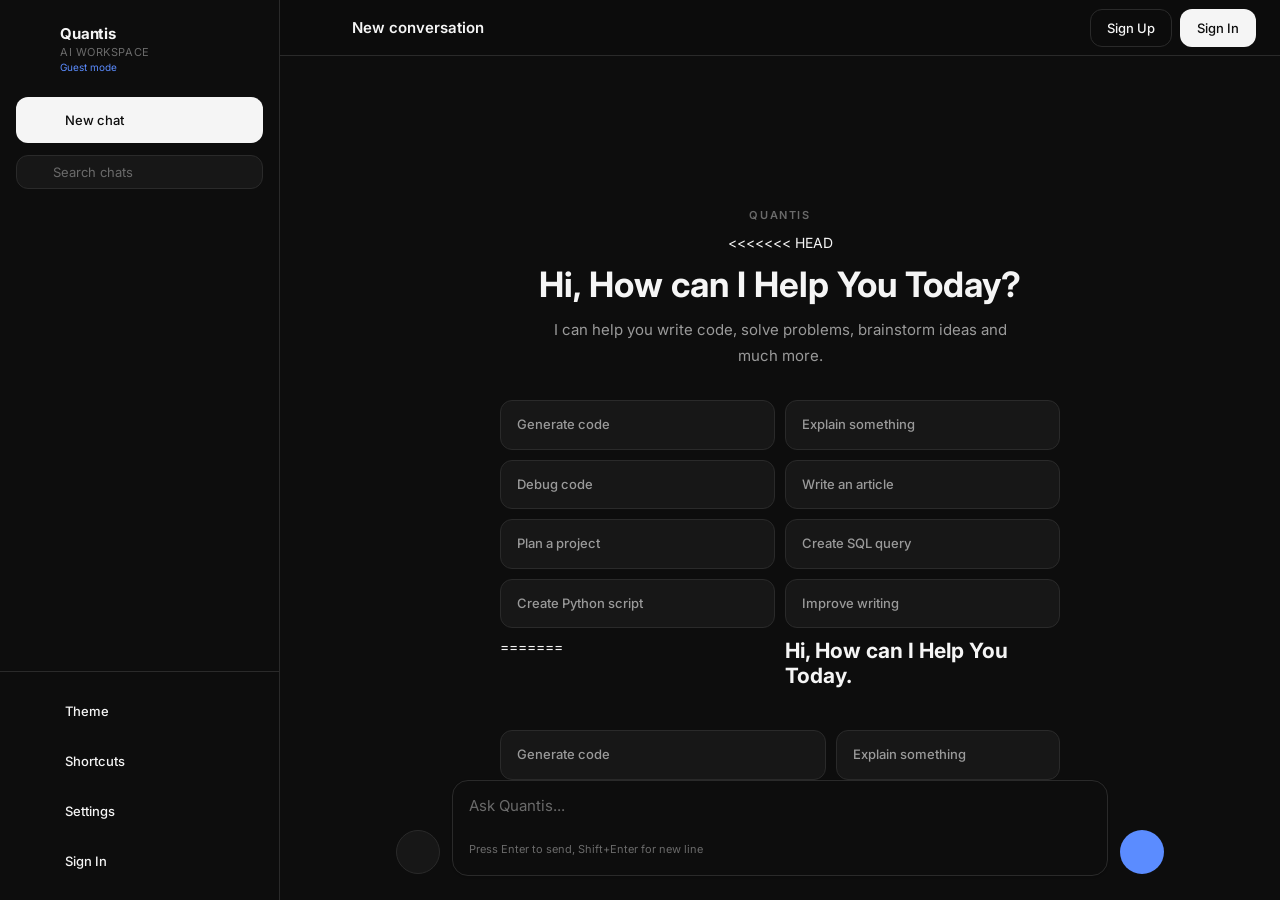
<file: index.html>
<!DOCTYPE html>
<html lang="en">
<head>
    <meta charset="UTF-8">
    <meta name="viewport" content="width=device-width, initial-scale=1.0">
    <meta name="description" content="Quantis - Premium AI Workspace">
    <meta name="theme-color" content="#0D0D0D">
    <title>Quantis</title>
    <link rel="icon" type="image/svg+xml" href="assets/logos/Quantis.svg">
    <link rel="stylesheet" href="css/reset.css">
    <link rel="stylesheet" href="css/variables.css">
    <link rel="stylesheet" href="css/layout.css">
    <link rel="stylesheet" href="css/sidebar.css">
    <link rel="stylesheet" href="css/chat.css">
    <link rel="stylesheet" href="css/input.css">
    <link rel="stylesheet" href="css/codeblock.css">
    <link rel="stylesheet" href="css/animations.css">
    <link rel="stylesheet" href="css/icons.css">
    <link rel="preconnect" href="https://fonts.googleapis.com">
    <link rel="preconnect" href="https://fonts.gstatic.com" crossorigin>
    <link href="https://fonts.googleapis.com/css2?family=Inter:wght@300;400;500;600;700;800&display=swap" rel="stylesheet">
</head>
<body>
<div class="app">
    <aside class="sidebar" aria-label="Sidebar">
        <div class="sidebar-header">
            <button id="sidebarBrand" class="sidebar-brand" aria-label="Quantis Home">
                <span class="icon-holder logo-icon" aria-hidden="true"></span>
                <div class="brand-text">
                    <span class="brand-name">Quantis</span>
                    <span class="brand-slogan">AI workspace</span>
                    <span class="brand-meta" id="sidebarAuthHint">Guest mode</span>
                </div>
            </button>
            <button id="sidebarCollapseBtn" class="icon-button sidebar-collapse" aria-label="Collapse sidebar">
                <span class="icon-holder"></span>
            </button>
        </div>

        <div class="sidebar-actions">
            <button id="newChatBtn" class="button button-primary button-block">
                <span class="icon-holder"></span>
                <span>New chat</span>
            </button>
            <div class="sidebar-search">
                <span class="icon-holder"></span>
                <input id="chatSearch" type="search" placeholder="Search chats" aria-label="Search chats">
            </div>
        </div>

        <div class="sidebar-list">
            <div id="chatHistory" class="sidebar-history" aria-label="Conversation history"></div>
        </div>

        <div class="sidebar-footer">
            <button id="themeToggleBtn" class="button button-ghost button-block" aria-label="Toggle theme">
                <span class="icon-holder"></span>
                <span>Theme</span>
            </button>
            <button id="shortcutsBtn" class="button button-ghost button-block" aria-label="Shortcuts">
                <span class="icon-holder"></span>
                <span>Shortcuts</span>
            </button>
            <button id="settingsBtn" class="button button-ghost button-block" aria-label="Open settings">
                <span class="icon-holder"></span>
                <span>Settings</span>
            </button>
            <button id="profileBtn" class="button button-ghost button-block" aria-label="Profile menu">
                <span class="icon-holder"></span>
                <span>Sign In</span>
            </button>
        </div>
    </aside>
    <div class="sidebar-backdrop hidden" id="sidebarBackdrop" aria-hidden="true"></div>

    <main class="workspace">
        <header class="topbar">
            <div class="topbar-left">
                <button id="mobileMenuBtn" class="icon-button mobile-menu-button" aria-label="Open sidebar">
                    <span class="icon-holder"></span>
                </button>
                <button id="topbarBrand" class="topbar-brand" aria-label="Quantis home">
                    <span class="icon-holder logo-icon" aria-hidden="true"></span>
                </button>
                <div class="topbar-title">
                    <div class="current-chat-label">New conversation</div>
                    <div class="current-chat-subtitle">Start with a prompt or choose a suggestion.</div>
                    <div class="topbar-sync" id="topbarSyncNote">Sign in to sync history and sessions across devices.</div>
                </div>
            </div>
            <div class="topbar-actions">
                <button id="topbarSearchBtn" class="icon-button" aria-label="Search conversations">
                    <span class="icon-holder"></span>
                </button>
                <button id="shareConversationBtn" class="button button-ghost hidden" aria-label="Share conversation">
                    <span class="icon-holder"></span>
                    <span>Share</span>
                </button>
                <button id="exportConversationBtn" class="button button-ghost hidden" aria-label="Export conversation">
                    <span class="icon-holder"></span>
                    <span>Export</span>
                </button>
                <button id="signupBtn" class="button button-outline">Sign Up</button>
                <button id="loginBtn" class="button button-primary">Sign In</button>
            </div>
        </header>

        <section class="chat-panel" aria-live="polite">
            <div class="landing-state" id="landingState">
                <div class="landing-logo">
                    <span class="icon-holder logo-icon-large logo-animated" aria-hidden="true"></span>
                </div>
                <div class="landing-copy">
                    <p class="eyebrow">Quantis</p>
<<<<<<< HEAD
                    <h1>Hi, How can I Help You Today?</h1>
                    <p class="subtitle">I can help you write code, solve problems, brainstorm ideas and much more.</p>
                </div>
                <div class="starter-prompts landing-prompts">
                    <button class="prompt-chip animate-fade-in" style="animation-delay: 0.1s;" data-prompt="Generate code for a React login page">Generate code</button>
                    <button class="prompt-chip animate-fade-in" style="animation-delay: 0.15s;" data-prompt="Explain the difference between async/await and promises">Explain something</button>
                    <button class="prompt-chip animate-fade-in" style="animation-delay: 0.2s;" data-prompt="Debug this JavaScript function">Debug code</button>
                    <button class="prompt-chip animate-fade-in" style="animation-delay: 0.25s;" data-prompt="Write an article about AI best practices">Write an article</button>
                    <button class="prompt-chip animate-fade-in" style="animation-delay: 0.3s;" data-prompt="Plan a project for a new mobile app">Plan a project</button>
                    <button class="prompt-chip animate-fade-in" style="animation-delay: 0.35s;" data-prompt="Create SQL query to find top users">Create SQL query</button>
                    <button class="prompt-chip animate-fade-in" style="animation-delay: 0.4s;" data-prompt="Create Python script to scrape a website">Create Python script</button>
                    <button class="prompt-chip animate-fade-in" style="animation-delay: 0.45s;" data-prompt="Improve writing for my email draft">Improve writing</button>
=======
                    <h1>Hi, How can I Help You Today.</h1></h1>
                    <p class="subtitle"></p>
                </div>
                <div class="starter-prompts landing-prompts">
                    <button class="prompt-chip" data-prompt="Generate code for a React login page">Generate code</button>
                    <button class="prompt-chip" data-prompt="Explain the difference between async/await and promises">Explain something</button>
                    <button class="prompt-chip" data-prompt="Debug this JavaScript function">Debug code</button>
                    <button class="prompt-chip" data-prompt="Write an article about AI best practices">Write an article</button>
>>>>>>> 91fa412ba856ae329fa0261e18983fd366a5dbe9
                </div>
            </div>

            <div class="messages-container hidden" id="messagesContainer">
                <div class="messages-inner" id="messagesInner"></div>
                <div class="thinking-indicator hidden" id="thinkingIndicator">
                    <div class="thinking-inner">
                        <div class="thinking-header">
                            <div class="thinking-avatar">
                                <span class="icon-holder logo-icon" aria-hidden="true"></span>
                            </div>
                            <span class="thinking-label">Quantis is thinking</span>
                            <div class="thinking-dots">
                                <span></span><span></span><span></span>
                            </div>
                        </div>
                        <div class="thinking-skeleton">
                            <div class="skeleton-line loading-shimmer"></div>
                            <div class="skeleton-line loading-shimmer"></div>
                            <div class="skeleton-line loading-shimmer"></div>
                        </div>
                    </div>
                </div>
            </div>
            
            <button id="scrollToBottomBtn" class="scroll-bottom-btn" aria-label="Scroll to bottom">
                <span class="icon-holder"></span>
            </button>
        </section>

        <footer class="chat-input-panel" id="chatInputPanel">
            <div class="chat-input-inner">
                <button id="attachBtn" class="icon-button" aria-label="Attach file">
                    <span class="icon-holder"></span>
                </button>
                <div class="input-wrapper">
                    <div class="attached-files hidden" id="attachedFiles"></div>
                    <textarea id="messageInput" class="message-input" role="textbox" aria-label="Ask Quantis" placeholder="Ask Quantis..." rows="1"></textarea>
                    <div class="input-footer">
                        <div class="input-status">Press Enter to send, Shift+Enter for new line</div>
                        <div class="input-tools">
                            <button id="imageBtn" class="icon-button" aria-label="Insert image"><span class="icon-holder"></span></button>
                            <button id="voiceBtn" class="icon-button" aria-label="Voice input"><span class="icon-holder"></span></button>
                        </div>
                    </div>
                </div>
                <button id="sendBtn" class="button button-circle" aria-label="Send message">
                    <span class="icon-holder"></span>
                </button>
            </div>
        </footer>
    </main>
</div>

<div class="settings-panel hidden" id="settingsPanel" aria-hidden="true">
    <div class="settings-backdrop" id="settingsBackdrop"></div>
    <aside class="settings-drawer" role="dialog" aria-modal="true" aria-labelledby="settingsTitle">
        <div class="settings-header">
            <div>
                <p class="eyebrow">Workspace</p>
                <h2 id="settingsTitle">Settings</h2>
            </div>
            <button id="closeSettings" class="icon-button" aria-label="Close settings">
                <span class="icon-holder"></span>
            </button>
        </div>
        <div class="settings-body">
            <div class="settings-section">
                <div class="settings-section-title-row">
                    <div>
                        <div class="settings-section-title">Account</div>
                        <p class="settings-section-copy">Sign in to save sessions, sync history, and unlock profile controls.</p>
                    </div>
                    <span id="authStatus" class="auth-status">Signed out</span>
                </div>
                <div class="profile-card">
                    <div class="profile-avatar" id="profileAvatar">Q</div>
                    <div class="profile-details">
                        <p class="profile-name" id="profileName">Guest</p>
                        <p class="profile-email" id="profileEmail">Continue as a guest to keep exploring.</p>
                    </div>
                </div>
                <div class="auth-actions">
                    <button id="settingsSignInBtn" type="button" class="button button-primary">Sign In</button>
                    <button id="settingsSignUpBtn" type="button" class="button button-outline">Create account</button>
                </div>
            </div>
            
            <div class="settings-section">
                <div class="settings-section-title">Appearance</div>
                
                <div class="settings-row">
                    <span class="settings-row-label">Theme</span>
                    <select id="themeSelect" class="settings-select">
                        <option value="system">System Default</option>
                        <option value="dark">Dark</option>
                        <option value="light">Light</option>
                    </select>
                </div>
                
                <div class="settings-row">
                    <span class="settings-row-label">Font Size</span>
                    <select id="fontSizeSelect" class="settings-select">
                        <option value="14px">Small</option>
                        <option value="16px">Medium</option>
                        <option value="18px">Large</option>
                    </select>
                </div>
                
                <div class="settings-row">
                    <span class="settings-row-label">UI Animations</span>
                    <label class="switch">
                        <input type="checkbox" id="animationsToggle" checked>
                        <span class="slider"></span>
                    </label>
                </div>
            </div>

            <div class="settings-section">
                <div class="settings-section-title">Chat Behavior</div>
                
                <div class="settings-row">
                    <span class="settings-row-label">Typewriter Speed</span>
                    <select id="typewriterSpeed" class="settings-select">
                        <option value="fast">Fast</option>
                        <option value="normal" selected>Normal</option>
                        <option value="slow">Slow</option>
                    </select>
                </div>
                
                <div class="settings-section-title" style="margin-top: 12px;">System Prompt</div>
                <p class="settings-note">Instructions appended to every conversation to guide the AI's behavior.</p>
                <textarea id="systemPromptEditor" class="settings-textarea" placeholder="You are a helpful AI assistant..."></textarea>
            </div>
            
            <div class="settings-section">
                <div class="settings-section-title">Data & Privacy</div>
                <button id="clearChatsBtn" type="button" class="button button-outline">Clear history</button>
                <p class="settings-note">Reset the sidebar and start a fresh chat experience.</p>
            </div>
        </div>
    </aside>
</div>

<!-- Shortcuts Modal -->
<div class="modal-overlay hidden" id="shortcutsModal" aria-hidden="true">
    <div class="modal-content">
        <div class="modal-header">
            <h3 class="modal-title">Keyboard Shortcuts</h3>
            <button class="icon-button close-modal" aria-label="Close shortcuts">
                <span class="icon-holder"></span>
            </button>
        </div>
        <div class="modal-body">
            <div class="settings-row">
                <span class="settings-row-label">Search conversations</span>
                <span class="settings-row-label" style="font-family: var(--font-mono);">Ctrl + K</span>
            </div>
            <div class="settings-row">
                <span class="settings-row-label">Focus chat input</span>
                <span class="settings-row-label" style="font-family: var(--font-mono);">Ctrl + /</span>
            </div>
            <div class="settings-row">
                <span class="settings-row-label">New conversation</span>
                <span class="settings-row-label" style="font-family: var(--font-mono);">Ctrl + Shift + C</span>
            </div>
            <div class="settings-row">
                <span class="settings-row-label">Send message</span>
                <span class="settings-row-label" style="font-family: var(--font-mono);">Enter</span>
            </div>
            <div class="settings-row">
                <span class="settings-row-label">Line break</span>
                <span class="settings-row-label" style="font-family: var(--font-mono);">Shift + Enter</span>
            </div>
        </div>
    </div>
</div>

<!-- Export Modal -->
<div class="modal-overlay hidden" id="exportModal" aria-hidden="true">
    <div class="modal-content">
        <div class="modal-header">
            <h3 class="modal-title">Export Conversation</h3>
            <button class="icon-button close-modal" aria-label="Close export">
                <span class="icon-holder"></span>
            </button>
        </div>
        <div class="modal-body">
            <button class="button button-outline button-block" data-export-format="md">Export as Markdown (.md)</button>
            <button class="button button-outline button-block" data-export-format="txt">Export as Text (.txt)</button>
            <button class="button button-outline button-block" data-export-format="json">Export as JSON (.json)</button>
            <button class="button button-outline button-block" data-export-format="html">Export as HTML (.html)</button>
        </div>
    </div>
</div>

<!-- Context Menu -->
<div class="context-menu hidden" id="chatContextMenu" aria-hidden="true">
    <button class="context-menu-item" data-action="rename">
        <span class="icon-holder" data-icon="pencil"></span> Rename
    </button>
    <button class="context-menu-item" data-action="pin">
        <span class="icon-holder" data-icon="pin"></span> <span class="pin-text">Pin Chat</span>
    </button>
    <button class="context-menu-item" data-action="archive">
        <span class="icon-holder" data-icon="archive"></span> Archive
    </button>
    <div class="context-menu-divider"></div>
    <button class="context-menu-item" data-action="duplicate">
        <span class="icon-holder" data-icon="copy"></span> Duplicate
    </button>
    <button class="context-menu-item" data-action="share">
        <span class="icon-holder" data-icon="share"></span> Share
    </button>
    <div class="context-menu-divider"></div>
    <button class="context-menu-item danger" data-action="delete">
        <span class="icon-holder" data-icon="trash"></span> Delete
    </button>
</div>

<!-- Drop Overlay -->
<div class="drop-overlay hidden" id="dropOverlay">
    <div class="drop-overlay-content">
        <span class="icon-holder" data-icon="upload"></span>
        <span>Drop files to attach</span>
    </div>
</div>

<div id="toastContainer" class="toast-container" aria-live="polite" aria-atomic="true"></div>
<div id="modalRoot"></div>
<script type="module" src="js/app.js"></script>
</body>
</html>
</file>
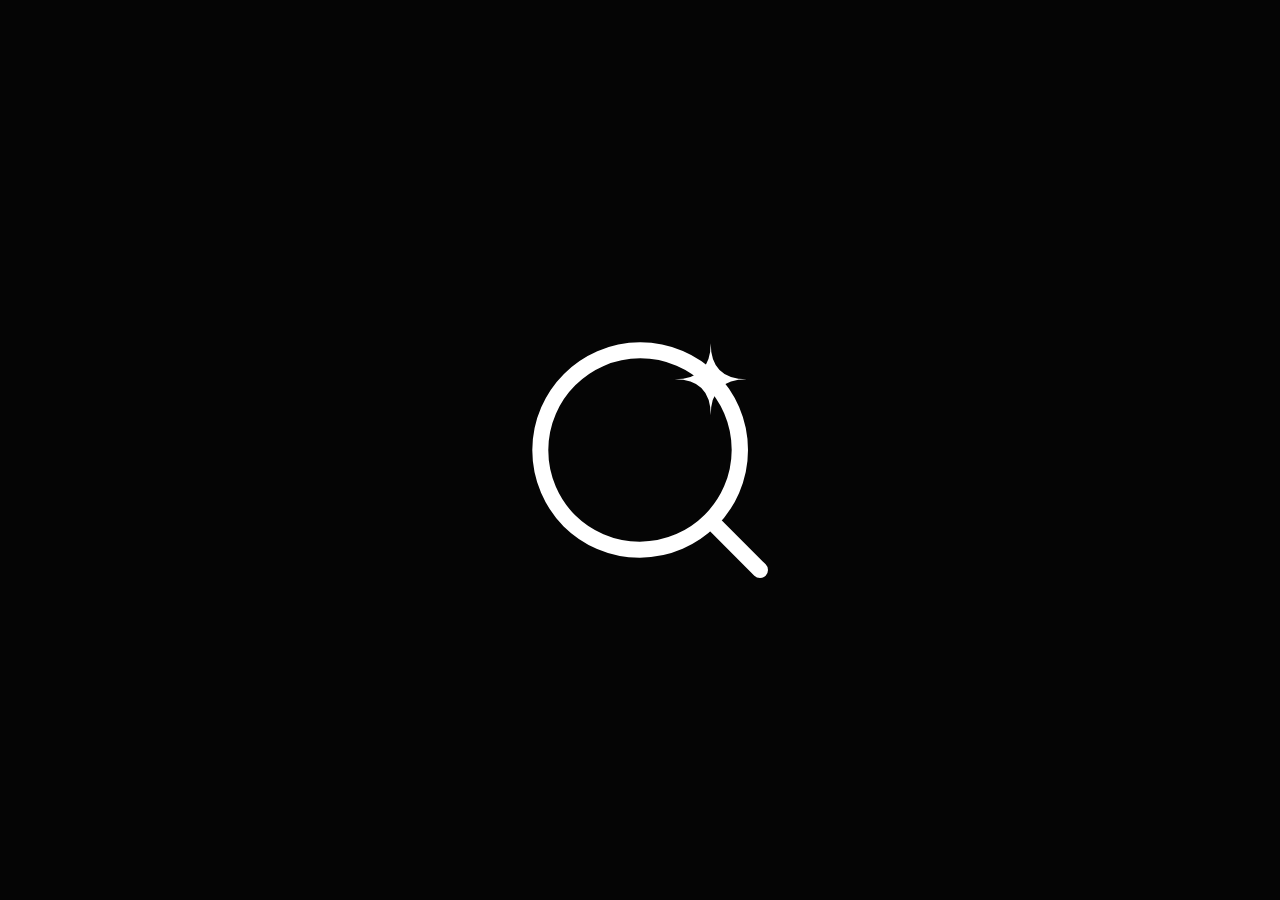
<file: quantis-logo-reveal.html>
<!DOCTYPE html>
<html lang="en">
<head>
  <meta charset="UTF-8">
  <meta name="viewport" content="width=device-width, initial-scale=1.0">
  <title>Quantis Logo Reveal</title>
  <style>
    body {
      margin: 0;
      padding: 0;
      background-color: #050505;
      display: flex;
      justify-content: center;
      align-items: center;
      height: 100vh;
      overflow: hidden;
      font-family: -apple-system, BlinkMacSystemFont, "Segoe UI", Roboto, Helvetica, Arial, sans-serif;
    }
    
    .logo-container {
      width: 400px;
      height: 400px;
    }

    /* Animation Styles */
    .logo-group {
      transform-origin: 100px 100px;
      animation: logo-settle 1.7s forwards;
    }

    .q-path {
      opacity: 0;
      stroke-dasharray: 430;
      stroke-dashoffset: 430;
      animation: q-appear 1.7s forwards;
    }

    .sparkle {
      opacity: 0;
      transform-origin: 135.355px 64.645px;
      animation: 
        s-opacity 1.7s linear forwards,
        s-path 1.7s forwards,
        s-breathe 4s 1.7s ease-in-out infinite;
    }

    /* Keyframes */
    @keyframes s-opacity {
      0%, 11.76% { opacity: 0; } 
      11.77%, 20.59% { opacity: 1; } 
      26.47% { opacity: 0.6; } 
      32.35%, 100% { opacity: 1; }
    }

    @keyframes s-path {
      0%, 11.76% { 
        d: path('M 135.355 64.545 Q 135.455 64.545 135.455 64.645 Q 135.455 64.745 135.355 64.745 Q 135.255 64.745 135.255 64.645 Q 135.255 64.545 135.355 64.545 Z'); 
        animation-timing-function: cubic-bezier(0.25, 1, 0.5, 1);
      }
      20.59% { 
        d: path('M 135.355 58.645 Q 141.355 58.645 141.355 64.645 Q 141.355 70.645 135.355 70.645 Q 129.355 70.645 129.355 64.645 Q 129.355 58.645 135.355 58.645 Z'); 
        animation-timing-function: cubic-bezier(0.25, 1, 0.5, 1);
      }
      32.35%, 100% { 
        d: path('M 135.355 46.645 Q 135.355 64.645 153.355 64.645 Q 135.355 64.645 135.355 82.645 Q 135.355 64.645 117.355 64.645 Q 135.355 64.645 135.355 46.645 Z'); 
      }
    }

    @keyframes q-appear {
      0%, 32.34% { 
        opacity: 0; 
        stroke-dashoffset: 430; 
      }
      32.35% { 
        opacity: 1; 
        stroke-dashoffset: 430; 
        animation-timing-function: cubic-bezier(0.65, 0, 0.35, 1); 
      }
      85.29%, 100% { 
        opacity: 1; 
        stroke-dashoffset: 0; 
      }
    }

    @keyframes logo-settle {
      0%, 85.29% { 
        transform: scale(1); 
        animation-timing-function: ease-in-out; 
      }
      91.18% { 
        transform: scale(0.98); 
        animation-timing-function: ease-in-out; 
      }
      96.47% { 
        transform: scale(1.01); 
        animation-timing-function: ease-in-out; 
      }
      100% { 
        transform: scale(1); 
      }
    }

    @keyframes s-breathe {
      0%, 100% { transform: scale(1); }
      50% { transform: scale(1.03); }
    }
  </style>
</head>
<body>
  <div class="logo-container">
    <svg xmlns="http://www.w3.org/2000/svg" viewBox="0 0 200 200" width="100%" height="100%">
      <g class="logo-group">
        <!-- The stylized Q path -->
        <path class="q-path"
              d="M 135.355 64.645 
                 A 50 50 0 0 1 64.645 135.355 
                 A 50 50 0 0 1 135.355 64.645 
                 A 50 50 0 0 1 135.355 135.355 
                 L 160 160" 
              stroke="#ffffff" 
              stroke-width="8" 
              stroke-linecap="round" 
              stroke-linejoin="round" 
              fill="none" />
              
        <!-- The four-point sparkle -->
        <path class="sparkle"
              fill="#ffffff"
              d="M 135.355 64.545 Q 135.455 64.545 135.455 64.645 Q 135.455 64.745 135.355 64.745 Q 135.255 64.745 135.255 64.645 Q 135.255 64.545 135.355 64.545 Z" />
      </g>
    </svg>
  </div>
</body>
</html>
</file>
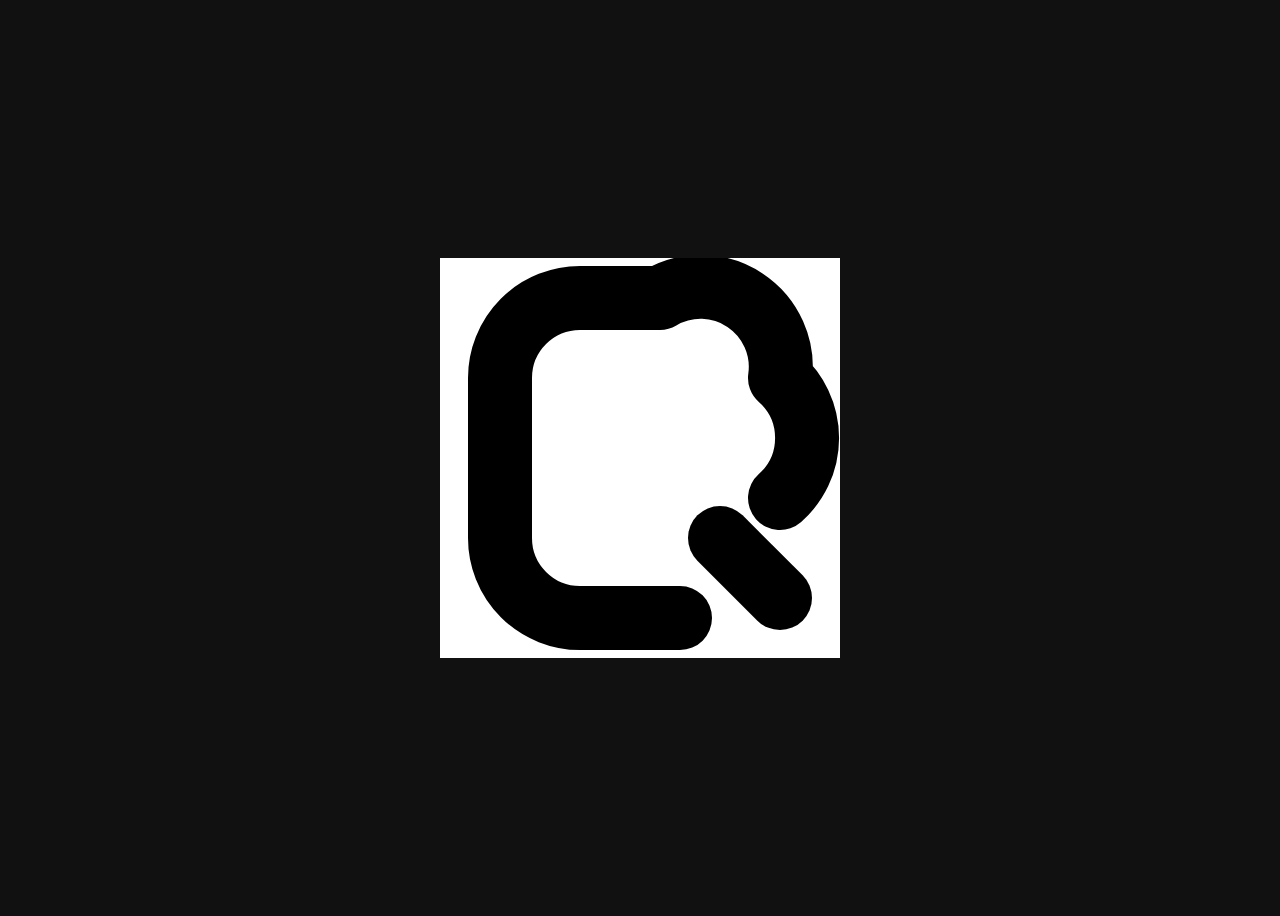
<file: test1.html>
<!DOCTYPE html>
<html lang="en">
<head>
<meta charset="UTF-8">
<style>
  body { background: #111; display: flex; justify-content: center; align-items: center; height: 100vh; }
  svg { width: 400px; height: 400px; background: #fff; }
</style>
</head>
<body>
  <svg viewBox="0 0 200 200">
    <path d="M 170 120 A 40 40 0 0 0 170 60 L 170 60 A 40 40 0 0 0 110 20 L 70 20 A 40 40 0 0 0 30 60 L 30 140 A 40 40 0 0 0 70 180 L 120 180" stroke="black" stroke-width="32" fill="none" stroke-linecap="round" stroke-linejoin="round" />
    <path d="M 140 140 L 170 170" stroke="black" stroke-width="32" stroke-linecap="round" fill="none" />
  </svg>
</body>
</html>
</file>
<file: css/variables.css>
/* =========================================================
   Quantis Design Tokens
   ========================================================= */

:root {
    --bg: #0D0D0D;
    --surface: #0D0D0D;
    --panel: #171717;
    --panel-hover: #1F1F1F;
    --panel-active: #262626;
    --elevated: #1F1F1F;

    --border: #2A2A2A;
    --border-subtle: #1F1F1F;
    --border-strong: #3A3A3A;
    --divider: #2A2A2A;

    --text: #F5F5F5;
    --text-secondary: #9A9A9A;
    --text-tertiary: #6A6A6A;
    --text-muted: #5A5A5A;
    --text-inverse: #0D0D0D;

    --accent: #5B8CFF;
    --accent-hover: #7AA3FF;
    --accent-active: #4A7AE8;
    --accent-10: rgba(91, 140, 255, 0.10);
    --accent-15: rgba(91, 140, 255, 0.15);
    --accent-20: rgba(91, 140, 255, 0.20);

    --success: #22C55E;
    --warning: #F59E0B;
    --error: #EF4444;
    --info: #3B82F6;

    --code-bg: #141414;
    --code-border: #2A2A2A;
    --code-text: #E5E5E5;
    --code-keyword: #C678DD;
    --code-string: #98C379;
    --code-comment: #6A6A6A;
    --code-function: #61AFEF;
    --code-number: #D19A66;

    --radius-sm: 8px;
    --radius-md: 12px;
    --radius-lg: 16px;
    --radius-xl: 20px;
    --radius-2xl: 24px;
    --radius-full: 9999px;

    --font-sans: "Inter", -apple-system, BlinkMacSystemFont, "Segoe UI", Roboto, sans-serif;
    --font-mono: "JetBrains Mono", "Fira Code", "SF Mono", Consolas, monospace;
    --font-size-xs: 11px;
    --font-size-sm: 13px;
    --font-size-base: 14px;
    --font-size-md: 15px;
    --font-size-lg: 16px;
    --font-size-xl: 18px;
    --font-size-2xl: 22px;
    --font-size-3xl: 28px;
    --font-size-4xl: 36px;
    --font-size-5xl: 48px;
    --font-weight-normal: 400;
    --font-weight-medium: 500;
    --font-weight-semibold: 600;
    --font-weight-bold: 700;
    --line-height-tight: 1.2;
    --line-height-normal: 1.5;
    --line-height-relaxed: 1.7;

    --space-1: 4px;
    --space-2: 8px;
    --space-3: 12px;
    --space-4: 16px;
    --space-5: 20px;
    --space-6: 24px;
    --space-8: 32px;
    --space-10: 40px;
    --space-12: 48px;
    --space-16: 64px;

    --sidebar-width: 280px;
    --sidebar-collapsed: 0px;
    --topbar-height: 56px;
    --input-max-width: 768px;
    --chat-max-width: 768px;

    --transition-fast: 120ms cubic-bezier(0.4, 0, 0.2, 1);
    --transition-base: 180ms cubic-bezier(0.4, 0, 0.2, 1);
    --transition-slow: 260ms cubic-bezier(0.4, 0, 0.2, 1);
    --transition-spring: 320ms cubic-bezier(0.34, 1.56, 0.64, 1);

    --shadow-sm: 0 1px 2px rgba(0, 0, 0, 0.20);
    --shadow-md: 0 4px 12px rgba(0, 0, 0, 0.25);
    --shadow-lg: 0 8px 24px rgba(0, 0, 0, 0.30);
    --shadow-xl: 0 16px 48px rgba(0, 0, 0, 0.35);

    --z-base: 1;
    --z-sticky: 10;
    --z-dropdown: 20;
    --z-overlay: 30;
    --z-modal: 40;
    --z-toast: 50;

    --icon-filter: brightness(0) invert(1);
    --icon-filter-secondary: brightness(0) invert(0.6);
    --topbar-bg: rgba(13, 13, 13, 0.94);
    --input-bg: rgba(13, 13, 13, 0.94);
    --hover-overlay: rgba(255, 255, 255, 0.05);
    --hover-overlay-strong: rgba(255, 255, 255, 0.08);
    --message-user-bg: rgba(255, 255, 255, 0.03);
    --message-bot-bg: transparent;
    --scrollbar-thumb: rgba(255, 255, 255, 0.12);
    --scrollbar-track: transparent;
}

:root[data-theme="light"] {
    --bg: #FAFAFA;
    --surface: #FAFAFA;
    --panel: #FFFFFF;
    --panel-hover: #F5F5F5;
    --panel-active: #EBEBEB;
    --elevated: #FFFFFF;

    --border: #E5E5E5;
    --border-subtle: #F0F0F0;
    --border-strong: #D4D4D4;
    --divider: #E5E5E5;

    --text: #171717;
    --text-secondary: #6B7280;
    --text-tertiary: #9CA3AF;
    --text-muted: #A1A1AA;
    --text-inverse: #FFFFFF;

    --accent: #2563EB;
    --accent-hover: #3B82F6;
    --accent-active: #1D4ED8;
    --accent-10: rgba(37, 99, 235, 0.08);
    --accent-15: rgba(37, 99, 235, 0.12);
    --accent-20: rgba(37, 99, 235, 0.18);

    --code-bg: #F3F4F6;
    --code-border: #E5E7EB;
    --code-text: #1F2937;
    --code-keyword: #7C3AED;
    --code-string: #059669;
    --code-comment: #9CA3AF;
    --code-function: #0284C7;
    --code-number: #D97706;

    --shadow-sm: 0 1px 2px rgba(0, 0, 0, 0.06);
    --shadow-md: 0 4px 12px rgba(0, 0, 0, 0.08);
    --shadow-lg: 0 8px 24px rgba(0, 0, 0, 0.10);
    --shadow-xl: 0 16px 48px rgba(0, 0, 0, 0.12);

    --icon-filter: brightness(0);
    --icon-filter-secondary: brightness(0) saturate(0) opacity(0.5);
    --topbar-bg: rgba(255, 255, 255, 0.94);
    --input-bg: rgba(255, 255, 255, 0.94);
    --hover-overlay: rgba(0, 0, 0, 0.04);
    --hover-overlay-strong: rgba(0, 0, 0, 0.07);
    --message-user-bg: rgba(0, 0, 0, 0.03);
    --message-bot-bg: transparent;
    --scrollbar-thumb: rgba(0, 0, 0, 0.15);
    --scrollbar-track: transparent;
}

*,
*::before,
*::after {
    transition: background-color var(--transition-base),
                border-color var(--transition-base),
                color var(--transition-base),
                box-shadow var(--transition-base),
                opacity var(--transition-base);
}
</file>
<file: css/layout.css>
/* ============= BASE LAYOUT ============= */
html, body {
    height: 100%;
    margin: 0;
    padding: 0;
    overflow: hidden;
    background: var(--bg);
    color: var(--text);
    font-family: var(--font-sans);
    font-size: var(--font-size-base);
    -webkit-font-smoothing: antialiased;
    -moz-osx-font-smoothing: grayscale;
}

.app {
    display: flex;
    height: 100vh;
    width: 100vw;
    overflow: hidden;
}

.workspace {
    flex: 1;
    display: flex;
    flex-direction: column;
    min-width: 0;
    background: var(--surface);
    position: relative;
}

/* ============= COMMON COMPONENTS ============= */
.hidden {
    display: none !important;
}

/* Buttons */
.button {
    display: inline-flex;
    align-items: center;
    justify-content: center;
    gap: 8px;
    padding: 10px 16px;
    border-radius: var(--radius-md);
    font-size: var(--font-size-sm);
    font-weight: var(--font-weight-medium);
    cursor: pointer;
    border: 1px solid transparent;
    user-select: none;
    transition: background var(--transition-fast), 
                border-color var(--transition-fast), 
                color var(--transition-fast),
                transform var(--transition-fast);
}

.button:active:not(:disabled) {
    transform: scale(0.98);
}

.button-primary {
    background: var(--text);
    color: var(--text-inverse);
}

.button-primary:hover {
    background: var(--text-secondary);
}

.button-outline {
    background: transparent;
    border-color: var(--border);
    color: var(--text);
}

.button-outline:hover {
    background: var(--panel-hover);
    border-color: var(--border-strong);
}

.button-ghost {
    background: transparent;
    color: var(--text);
}

.button-ghost:hover {
    background: var(--panel-hover);
}

.button-block {
    width: 100%;
    justify-content: flex-start;
}

.icon-button {
    width: 36px;
    height: 36px;
    border-radius: var(--radius-sm);
    background: transparent;
    border: none;
    display: flex;
    align-items: center;
    justify-content: center;
    cursor: pointer;
    color: var(--text-secondary);
    transition: background var(--transition-fast), color var(--transition-fast);
}

.icon-button:hover {
    background: var(--hover-overlay);
    color: var(--text);
}

/* Utilities */
.mobile-menu-button {
    display: none;
}

@media (max-width: 768px) {
    .mobile-menu-button {
        display: flex;
    }
}
</file>
<file: css/sidebar.css>
/* ============= SIDEBAR ============= */
.sidebar {
    width: var(--sidebar-width);
    background: var(--bg);
    border-right: 1px solid var(--border);
    display: flex;
    flex-direction: column;
    height: 100vh;
    flex-shrink: 0;
    transition: transform var(--transition-base), width var(--transition-base);
    position: relative;
    z-index: var(--z-sticky);
}

.sidebar-collapsed .sidebar {
    width: var(--sidebar-collapsed);
    transform: translateX(-100%);
    border-right: none;
}

.sidebar-header {
    padding: 16px;
    display: flex;
    align-items: center;
    justify-content: space-between;
}

.sidebar-brand {
    display: flex;
    align-items: center;
    gap: 12px;
    background: transparent;
    border: none;
    padding: 8px;
    border-radius: var(--radius-sm);
    cursor: pointer;
    text-align: left;
    transition: background var(--transition-fast);
}

.sidebar-brand:hover {
    background: var(--hover-overlay);
}

.brand-text {
    display: flex;
    flex-direction: column;
}

.brand-name {
    font-weight: var(--font-weight-bold);
    color: var(--text);
    font-size: var(--font-size-md);
    letter-spacing: -0.01em;
}

.brand-slogan {
    font-size: var(--font-size-xs);
    color: var(--text-tertiary);
    text-transform: uppercase;
    letter-spacing: 0.05em;
    margin-top: 2px;
}

.brand-meta {
    font-size: 10px;
    color: var(--accent);
    margin-top: 2px;
}

.sidebar-actions {
    padding: 0 16px 16px;
    display: flex;
    flex-direction: column;
    gap: 12px;
}

.sidebar-search {
    position: relative;
    display: flex;
    align-items: center;
}

.sidebar-search .icon-holder {
    position: absolute;
    left: 12px;
    color: var(--text-tertiary);
    pointer-events: none;
    width: 16px;
    height: 16px;
}

.sidebar-search input {
    width: 100%;
    background: var(--panel);
    border: 1px solid var(--border);
    color: var(--text);
    padding: 8px 12px 8px 36px;
    border-radius: var(--radius-md);
    font-size: var(--font-size-sm);
    outline: none;
    transition: border-color var(--transition-fast), background var(--transition-fast);
}

.sidebar-search input:focus {
    border-color: var(--border-strong);
    background: var(--surface);
}

.sidebar-search input::placeholder {
    color: var(--text-tertiary);
}

/* History List */
.sidebar-list {
    flex: 1;
    overflow-y: auto;
    padding: 0 12px;
}

.sidebar-list::-webkit-scrollbar {
    width: 4px;
}

.sidebar-list::-webkit-scrollbar-track {
    background: transparent;
}

.sidebar-list::-webkit-scrollbar-thumb {
    background: var(--scrollbar-thumb);
    border-radius: 2px;
}

.history-group {
    margin-bottom: 16px;
}

.history-label {
    font-size: var(--font-size-xs);
    font-weight: var(--font-weight-semibold);
    color: var(--text-tertiary);
    padding: 8px 12px;
    text-transform: uppercase;
    letter-spacing: 0.05em;
}

.history-item {
    display: flex;
    align-items: center;
    gap: 10px;
    padding: 10px 12px;
    background: transparent;
    border: none;
    border-radius: var(--radius-sm);
    color: var(--text-secondary);
    font-size: var(--font-size-sm);
    cursor: pointer;
    width: 100%;
    text-align: left;
    transition: background var(--transition-fast), color var(--transition-fast);
    position: relative;
}

.history-item:hover {
    background: var(--hover-overlay);
    color: var(--text);
}

.history-item.active {
    background: var(--hover-overlay-strong);
    color: var(--text);
    font-weight: var(--font-weight-medium);
}

.history-item .icon-holder {
    width: 16px;
    height: 16px;
    flex-shrink: 0;
}

.history-item .item-title {
    flex: 1;
    white-space: nowrap;
    overflow: hidden;
    text-overflow: ellipsis;
}

.history-item-actions {
    display: none;
    align-items: center;
    gap: 4px;
}

.history-item:hover .history-item-actions {
    display: flex;
}

.history-action-btn {
    width: 24px;
    height: 24px;
    background: transparent;
    border: none;
    border-radius: 4px;
    color: var(--text-tertiary);
    display: flex;
    align-items: center;
    justify-content: center;
    cursor: pointer;
}

.history-action-btn:hover {
    color: var(--text);
    background: rgba(255,255,255,0.1);
}

.sidebar-footer {
    padding: 16px;
    border-top: 1px solid var(--border);
    display: flex;
    flex-direction: column;
    gap: 4px;
}

/* Mobile Sidebar Backdrop */
.sidebar-backdrop {
    position: fixed;
    inset: 0;
    background: rgba(0, 0, 0, 0.5);
    z-index: 40;
    opacity: 1;
    transition: opacity var(--transition-base);
}

.sidebar-backdrop.hidden {
    opacity: 0;
    pointer-events: none;
}

/* Mobile behavior */
@media (max-width: 768px) {
    .sidebar {
        position: fixed;
        left: 0;
        top: 0;
        bottom: 0;
        z-index: 50;
        transform: translateX(-100%);
    }

    .sidebar-mobile-open .sidebar {
        transform: translateX(0);
    }
}
</file>
<file: css/chat.css>
/* ============= TOPBAR ============= */
.topbar {
    min-height: 56px;
    border-bottom: 1px solid var(--border);
    display: flex;
    align-items: center;
    justify-content: space-between;
    gap: 16px;
    padding: 0 24px;
    background: var(--topbar-bg);
    backdrop-filter: blur(16px);
    -webkit-backdrop-filter: blur(16px);
    position: sticky;
    top: 0;
    z-index: var(--z-sticky);
}

.topbar-left {
    display: flex;
    align-items: center;
    gap: 12px;
    min-width: 0;
    flex: 1;
}

.topbar-actions {
    display: flex;
    align-items: center;
    gap: 8px;
    flex-shrink: 0;
}

.current-chat-label {
    font-size: var(--font-size-md);
    font-weight: var(--font-weight-semibold);
    color: var(--text);
    white-space: nowrap;
    overflow: hidden;
    text-overflow: ellipsis;
}

.current-chat-subtitle {
    font-size: var(--font-size-sm);
    color: var(--text-secondary);
    display: none;
}

.topbar-sync {
    font-size: var(--font-size-xs);
    color: var(--text-tertiary);
    display: none;
}

.topbar-brand {
    width: 36px;
    height: 36px;
    border-radius: var(--radius-sm);
    background: transparent;
    display: flex;
    align-items: center;
    justify-content: center;
    border: none;
    cursor: pointer;
    flex-shrink: 0;
}

/* ============= CHAT PANEL ============= */
.chat-panel {
    flex: 1;
    min-height: 0;
    display: flex;
    flex-direction: column;
    overflow: hidden;
    position: relative;
}

/* ============= LANDING STATE ============= */
.landing-state {
    flex: 1;
    display: flex;
    flex-direction: column;
    align-items: center;
    justify-content: center;
    gap: 32px;
    padding: 40px 24px;
    max-width: 680px;
    margin: 0 auto;
    width: 100%;
}

.landing-logo {
    width: 80px;
    height: 80px;
    display: flex;
    align-items: center;
    justify-content: center;
}

.landing-copy {
    text-align: center;
    display: flex;
    flex-direction: column;
    gap: 12px;
}

.eyebrow {
    margin: 0;
    letter-spacing: 0.15em;
    text-transform: uppercase;
    color: var(--text-tertiary);
    font-size: var(--font-size-xs);
    font-weight: var(--font-weight-semibold);
}

.landing-copy h1 {
    margin: 0;
    font-size: clamp(1.75rem, 3.5vw, 2.5rem);
    font-weight: var(--font-weight-bold);
    line-height: var(--line-height-tight);
    color: var(--text);
}

.subtitle {
    margin: 0;
    color: var(--text-secondary);
    font-size: var(--font-size-md);
    line-height: var(--line-height-relaxed);
    max-width: 480px;
    margin-inline: auto;
}

.landing-prompts {
    display: grid;
    grid-template-columns: repeat(2, 1fr);
    gap: 10px;
    width: 100%;
    max-width: 560px;
}

.prompt-chip {
    border: 1px solid var(--border);
    border-radius: var(--radius-md);
    padding: 14px 16px;
    background: var(--panel);
    color: var(--text-secondary);
    cursor: pointer;
    font-size: var(--font-size-sm);
    font-weight: var(--font-weight-medium);
    text-align: left;
    transition: background var(--transition-fast), border-color var(--transition-fast), color var(--transition-fast);
    line-height: var(--line-height-normal);
}

.prompt-chip:hover {
    background: var(--panel-hover);
    border-color: var(--border-strong);
    color: var(--text);
}

/* ============= MESSAGES ============= */
.messages-container {
    flex: 1;
    overflow-y: auto;
    scroll-behavior: smooth;
    padding: 0;
}

.messages-container::-webkit-scrollbar {
    width: 6px;
}

.messages-container::-webkit-scrollbar-track {
    background: var(--scrollbar-track);
}

.messages-container::-webkit-scrollbar-thumb {
    background: var(--scrollbar-thumb);
    border-radius: 3px;
}

.messages-inner {
    display: flex;
    flex-direction: column;
}

.message-row {
    width: 100%;
    padding: 24px 0;
    position: relative;
    border-bottom: 1px solid var(--border-subtle);
}

.message-row:last-child {
    border-bottom: none;
}

.message-inner {
    max-width: var(--chat-max-width);
    margin: 0 auto;
    padding: 0 24px;
    display: flex;
    flex-direction: column;
    gap: 12px;
}

.message-row.user {
    background: var(--message-user-bg);
}

.message-row.assistant {
    background: var(--message-bot-bg);
}

.message-meta {
    display: flex;
    align-items: center;
    gap: 10px;
}

.message-avatar {
    width: 28px;
    height: 28px;
    border-radius: 50%;
    background: var(--panel-hover);
    border: 1px solid var(--border);
    display: flex;
    align-items: center;
    justify-content: center;
    flex-shrink: 0;
}

.message-avatar .icon-holder {
    width: 16px;
    height: 16px;
}

.message-sender {
    font-size: var(--font-size-sm);
    font-weight: var(--font-weight-semibold);
    color: var(--text);
}

.message-timestamp {
    font-size: var(--font-size-xs);
    color: var(--text-tertiary);
    margin-left: auto;
}

.message-body {
    font-size: var(--font-size-md);
    line-height: var(--line-height-relaxed);
    color: var(--text);
    word-break: break-word;
    overflow-wrap: break-word;
}

.message-body p { margin: 0 0 12px; }
.message-body p:last-child { margin-bottom: 0; }
.message-body strong { font-weight: var(--font-weight-semibold); }
.message-body em { font-style: italic; }
.message-body a { color: var(--accent); text-decoration: none; }
.message-body a:hover { text-decoration: underline; }

.message-body ul,
.message-body ol {
    margin: 0 0 12px;
    padding-left: 24px;
}

.message-body li {
    margin-bottom: 4px;
    line-height: var(--line-height-relaxed);
}

.message-body blockquote {
    margin: 0 0 12px;
    padding: 8px 16px;
    border-left: 3px solid var(--border-strong);
    color: var(--text-secondary);
    background: var(--hover-overlay);
    border-radius: 0 var(--radius-sm) var(--radius-sm) 0;
}

.message-body hr {
    border: none;
    border-top: 1px solid var(--border);
    margin: 16px 0;
}

.message-body h1,
.message-body h2,
.message-body h3,
.message-body h4 {
    margin: 20px 0 8px;
    line-height: var(--line-height-tight);
}
.message-body h1 { font-size: var(--font-size-xl); }
.message-body h2 { font-size: var(--font-size-lg); }
.message-body h3 { font-size: var(--font-size-md); }

.message-body table {
    width: 100%;
    border-collapse: collapse;
    margin: 12px 0;
    font-size: var(--font-size-sm);
}

.message-body th,
.message-body td {
    padding: 8px 12px;
    border: 1px solid var(--border);
    text-align: left;
}

.message-body th {
    background: var(--panel-hover);
    font-weight: var(--font-weight-semibold);
}

.message-body code:not(pre code) {
    display: inline;
    background: var(--hover-overlay-strong);
    color: var(--text);
    border-radius: 4px;
    padding: 2px 6px;
    font-family: var(--font-mono);
    font-size: 0.875em;
}

.message-body .task-list-item {
    list-style: none;
    margin-left: -20px;
}

.message-body .task-list-item input[type="checkbox"] {
    margin-right: 8px;
}

/* Message Actions Toolbar */
.message-actions {
    display: flex;
    align-items: center;
    gap: 2px;
    padding-top: 4px;
    opacity: 0;
    transition: opacity var(--transition-fast);
}

.message-row:hover .message-actions {
    opacity: 1;
}

.message-action-btn {
    width: 32px;
    height: 32px;
    border: none;
    border-radius: var(--radius-sm);
    background: transparent;
    color: var(--text-secondary);
    display: flex;
    align-items: center;
    justify-content: center;
    cursor: pointer;
    transition: background var(--transition-fast), color var(--transition-fast);
}

.message-action-btn .icon-holder {
    width: 16px;
    height: 16px;
}

.message-action-btn:hover {
    background: var(--hover-overlay-strong);
    color: var(--text);
}

.message-action-btn.active {
    color: var(--accent);
}

/* ============= THINKING INDICATOR ============= */
.thinking-indicator {
    padding: 24px 0;
}

.thinking-inner {
    max-width: var(--chat-max-width);
    margin: 0 auto;
    padding: 0 24px;
    display: flex;
    flex-direction: column;
    gap: 12px;
}

.thinking-header {
    display: flex;
    align-items: center;
    gap: 10px;
}

.thinking-avatar {
    width: 28px;
    height: 28px;
    border-radius: 50%;
    background: var(--panel-hover);
    border: 1px solid var(--border);
    display: flex;
    align-items: center;
    justify-content: center;
}

.thinking-avatar .icon-holder {
    width: 16px;
    height: 16px;
    animation: logoPulse 1.5s ease-in-out infinite;
}

.thinking-label {
    font-size: var(--font-size-sm);
    color: var(--text-secondary);
    font-weight: var(--font-weight-medium);
}

.thinking-dots {
    display: flex;
    gap: 4px;
    align-items: center;
    margin-left: 8px;
}

.thinking-dots span {
    width: 5px;
    height: 5px;
    border-radius: 50%;
    background: var(--text-tertiary);
    animation: dotPulse 1.4s ease-in-out infinite;
}

.thinking-dots span:nth-child(2) { animation-delay: 0.2s; }
.thinking-dots span:nth-child(3) { animation-delay: 0.4s; }

.thinking-skeleton {
    display: flex;
    flex-direction: column;
    gap: 8px;
    padding-left: 38px;
}

.skeleton-line {
    height: 14px;
    border-radius: 4px;
}

.skeleton-line:nth-child(1) { width: 75%; }
.skeleton-line:nth-child(2) { width: 90%; }
.skeleton-line:nth-child(3) { width: 60%; }

/* ============= CONTEXT MENU ============= */
.context-menu {
    position: fixed;
    background: var(--panel);
    border: 1px solid var(--border);
    border-radius: var(--radius-md);
    padding: 4px;
    min-width: 180px;
    box-shadow: var(--shadow-lg);
    z-index: var(--z-dropdown);
    animation: scaleIn 0.15s ease;
}

.context-menu-item {
    display: flex;
    align-items: center;
    gap: 10px;
    width: 100%;
    padding: 8px 12px;
    border: none;
    border-radius: var(--radius-sm);
    background: transparent;
    color: var(--text);
    font-size: var(--font-size-sm);
    cursor: pointer;
    text-align: left;
    transition: background var(--transition-fast);
}

.context-menu-item .icon-holder {
    width: 16px;
    height: 16px;
}

.context-menu-item:hover {
    background: var(--hover-overlay-strong);
}

.context-menu-item.danger {
    color: var(--error);
}

.context-menu-divider {
    height: 1px;
    background: var(--border);
    margin: 4px 0;
}

/* ============= SCROLL TO BOTTOM FAB ============= */
.scroll-bottom-btn {
    position: absolute;
    bottom: 16px;
    left: 50%;
    transform: translateX(-50%);
    width: 36px;
    height: 36px;
    border-radius: 50%;
    background: var(--panel);
    border: 1px solid var(--border);
    color: var(--text);
    display: flex;
    align-items: center;
    justify-content: center;
    cursor: pointer;
    box-shadow: var(--shadow-md);
    z-index: var(--z-base);
    transition: opacity var(--transition-fast), transform var(--transition-fast);
    opacity: 0;
    pointer-events: none;
}

.scroll-bottom-btn .icon-holder {
    width: 18px;
    height: 18px;
}

.scroll-bottom-btn.visible {
    opacity: 1;
    pointer-events: auto;
}

.scroll-bottom-btn:hover {
    background: var(--panel-hover);
}

/* ============= SETTINGS PANEL ============= */
.settings-panel {
    position: fixed;
    inset: 0;
    z-index: var(--z-modal);
    display: flex;
    align-items: stretch;
    justify-content: flex-end;
    pointer-events: none;
}

.settings-backdrop {
    position: absolute;
    inset: 0;
    background: rgba(0, 0, 0, 0.5);
    opacity: 0;
    transition: opacity var(--transition-base);
    pointer-events: none;
}

.settings-drawer {
    position: relative;
    width: 100%;
    max-width: 400px;
    background: var(--surface);
    box-shadow: var(--shadow-xl);
    display: flex;
    flex-direction: column;
    transform: translateX(100%);
    transition: transform var(--transition-spring);
    pointer-events: auto;
}

.settings-panel:not(.hidden) .settings-backdrop {
    opacity: 1;
    pointer-events: auto;
}

.settings-panel:not(.hidden) .settings-drawer {
    transform: translateX(0);
}

.settings-header {
    padding: 24px;
    border-bottom: 1px solid var(--border);
    display: flex;
    align-items: flex-start;
    justify-content: space-between;
}

.settings-header h2 {
    margin: 4px 0 0;
    font-size: var(--font-size-xl);
    font-weight: var(--font-weight-bold);
    color: var(--text);
}

.settings-body {
    flex: 1;
    overflow-y: auto;
    padding: 24px;
    display: flex;
    flex-direction: column;
    gap: 32px;
}

.settings-section-title-row {
    display: flex;
    align-items: baseline;
    justify-content: space-between;
    margin-bottom: 12px;
}

.settings-section-title {
    font-size: var(--font-size-sm);
    font-weight: var(--font-weight-semibold);
    color: var(--text);
    text-transform: uppercase;
    letter-spacing: 0.05em;
    margin-bottom: 12px;
}

.settings-section-copy {
    font-size: var(--font-size-sm);
    color: var(--text-secondary);
    line-height: var(--line-height-relaxed);
    margin: 0 0 16px;
}

.auth-status {
    font-size: var(--font-size-xs);
    font-weight: var(--font-weight-medium);
    padding: 4px 8px;
    border-radius: var(--radius-full);
    background: var(--panel-hover);
    color: var(--text-secondary);
}

.profile-card {
    display: flex;
    align-items: center;
    gap: 16px;
    padding: 16px;
    background: var(--panel);
    border: 1px solid var(--border);
    border-radius: var(--radius-md);
    margin-bottom: 16px;
}

.profile-avatar {
    width: 48px;
    height: 48px;
    border-radius: 50%;
    background: var(--accent);
    color: var(--text-inverse);
    display: flex;
    align-items: center;
    justify-content: center;
    font-size: var(--font-size-xl);
    font-weight: var(--font-weight-bold);
}

.profile-details {
    flex: 1;
    min-width: 0;
}

.profile-name {
    margin: 0;
    font-weight: var(--font-weight-semibold);
    color: var(--text);
}

.profile-email {
    margin: 2px 0 0;
    font-size: var(--font-size-sm);
    color: var(--text-secondary);
    white-space: nowrap;
    overflow: hidden;
    text-overflow: ellipsis;
}

.auth-actions {
    display: grid;
    grid-template-columns: 1fr 1fr;
    gap: 12px;
}

.settings-rows {
    display: grid;
    grid-template-columns: 1fr 1fr;
    gap: 12px;
}

.settings-row {
    display: flex;
    align-items: center;
    justify-content: space-between;
    padding: 12px 0;
    border-bottom: 1px solid var(--border-subtle);
}

.settings-row:last-child {
    border-bottom: none;
}

.settings-row-label {
    font-size: var(--font-size-sm);
    color: var(--text);
}

.settings-select {
    background: var(--panel);
    border: 1px solid var(--border);
    color: var(--text);
    padding: 6px 12px;
    border-radius: var(--radius-sm);
    font-size: var(--font-size-sm);
    outline: none;
    cursor: pointer;
}

.settings-select:focus {
    border-color: var(--accent);
}

.settings-textarea {
    width: 100%;
    background: var(--panel);
    border: 1px solid var(--border);
    color: var(--text);
    padding: 12px;
    border-radius: var(--radius-md);
    font-size: var(--font-size-sm);
    font-family: var(--font-sans);
    resize: vertical;
    min-height: 80px;
    outline: none;
}

.settings-textarea:focus {
    border-color: var(--accent);
}

.switch {
    position: relative;
    display: inline-block;
    width: 44px;
    height: 24px;
}
.switch input { opacity: 0; width: 0; height: 0; }
.slider {
    position: absolute;
    cursor: pointer;
    top: 0; left: 0; right: 0; bottom: 0;
    background-color: var(--border-strong);
    transition: .3s;
    border-radius: 24px;
}
.slider:before {
    position: absolute;
    content: "";
    height: 18px;
    width: 18px;
    left: 3px;
    bottom: 3px;
    background-color: white;
    transition: .3s;
    border-radius: 50%;
}
input:checked + .slider {
    background-color: var(--accent);
}
input:checked + .slider:before {
    transform: translateX(20px);
}

.settings-pill-group {
    display: flex;
    background: var(--panel);
    border-radius: var(--radius-md);
    padding: 4px;
    border: 1px solid var(--border);
}

.settings-pill-group .mode-btn {
    flex: 1;
    border-radius: var(--radius-sm);
}

.settings-pill-group .mode-btn.active {
    background: var(--surface);
    color: var(--text);
    box-shadow: var(--shadow-sm);
}

.settings-note {
    font-size: var(--font-size-xs);
    color: var(--text-tertiary);
    margin: 8px 0 0;
}

/* ============= MODALS ============= */
.modal-overlay {
    position: fixed;
    inset: 0;
    background: rgba(0, 0, 0, 0.5);
    z-index: var(--z-modal);
    display: flex;
    align-items: center;
    justify-content: center;
    padding: 24px;
    opacity: 1;
    transition: opacity var(--transition-fast);
}

.modal-overlay.hidden {
    opacity: 0;
    pointer-events: none;
}

.modal-content {
    background: var(--surface);
    border: 1px solid var(--border);
    border-radius: var(--radius-lg);
    width: 100%;
    max-width: 400px;
    box-shadow: var(--shadow-xl);
    transform: scale(1);
    transition: transform var(--transition-fast);
}

.modal-overlay.hidden .modal-content {
    transform: scale(0.95);
}

.modal-header {
    padding: 20px 24px;
    border-bottom: 1px solid var(--border);
    display: flex;
    align-items: center;
    justify-content: space-between;
}

.modal-title {
    margin: 0;
    font-size: var(--font-size-lg);
    font-weight: var(--font-weight-semibold);
}

.modal-body {
    padding: 24px;
    display: flex;
    flex-direction: column;
    gap: 16px;
}

/* ============= FILE DROP ============= */
.drop-overlay {
    position: fixed;
    inset: 0;
    background: rgba(13, 13, 13, 0.8);
    backdrop-filter: blur(8px);
    z-index: var(--z-overlay);
    display: flex;
    align-items: center;
    justify-content: center;
    opacity: 1;
    transition: opacity 0.2s ease;
}

.drop-overlay.hidden {
    opacity: 0;
    pointer-events: none;
}

.drop-overlay-content {
    background: var(--panel);
    border: 2px dashed var(--accent);
    border-radius: var(--radius-lg);
    padding: 48px;
    display: flex;
    flex-direction: column;
    align-items: center;
    gap: 16px;
    color: var(--text);
    font-size: var(--font-size-xl);
    font-weight: var(--font-weight-medium);
}

.drop-overlay-content .icon-holder {
    width: 48px;
    height: 48px;
    color: var(--accent);
}

/* ============= TOASTS ============= */
.toast-container {
    position: fixed;
    bottom: 24px;
    left: 50%;
    transform: translateX(-50%);
    z-index: var(--z-toast);
    display: flex;
    flex-direction: column;
    gap: 8px;
    pointer-events: none;
}

.toast {
    background: var(--panel);
    border: 1px solid var(--border);
    color: var(--text);
    padding: 12px 24px;
    border-radius: var(--radius-full);
    font-size: var(--font-size-sm);
    font-weight: var(--font-weight-medium);
    box-shadow: var(--shadow-lg);
    animation: slideUp 0.3s ease, fadeIn 0.3s ease;
}

/* ============= RESPONSIVE ============= */
@media (max-width: 768px) {
    .topbar {
        padding: 0 16px;
    }
    
    .messages-container {
        padding: 0;
    }
    
    .message-inner, .thinking-inner {
        padding: 0 16px;
    }

    .landing-state {
        padding: 24px 16px;
    }
    
    .landing-copy h1 {
        font-size: 1.5rem;
    }
    
    .landing-prompts {
        grid-template-columns: 1fr;
    }
}
</file>
<file: css/input.css>
/* ============= CHAT INPUT PANEL ============= */
.chat-input-panel {
    padding: 0 24px 24px;
    background: transparent;
    position: relative;
    z-index: var(--z-sticky);
}

.chat-input-inner {
    max-width: var(--input-max-width);
    margin: 0 auto;
    position: relative;
    display: flex;
    align-items: flex-end;
    gap: 12px;
}

#attachBtn {
    width: 44px;
    height: 44px;
    border-radius: 50%;
    background: var(--panel);
    border: 1px solid var(--border);
    flex-shrink: 0;
    margin-bottom: 2px;
}

#attachBtn:hover {
    background: var(--panel-hover);
}

.input-wrapper {
    flex: 1;
    background: var(--input-bg);
    border: 1px solid var(--border);
    border-radius: var(--radius-lg);
    box-shadow: var(--shadow-sm);
    display: flex;
    flex-direction: column;
    min-height: 52px;
    position: relative;
    transition: border-color var(--transition-fast), box-shadow var(--transition-fast);
}

.input-wrapper:focus-within {
    border-color: var(--border-strong);
    box-shadow: var(--shadow-md);
}

.message-input {
    width: 100%;
    min-height: 24px;
    max-height: 200px;
    padding: 14px 16px;
    background: transparent;
    border: none;
    color: var(--text);
    font-size: var(--font-size-md);
    line-height: var(--line-height-normal);
    font-family: var(--font-sans);
    resize: none;
    outline: none;
}

.message-input::placeholder {
    color: var(--text-tertiary);
}

.input-footer {
    display: flex;
    align-items: center;
    justify-content: space-between;
    padding: 4px 16px 12px;
}

.input-status {
    font-size: var(--font-size-xs);
    color: var(--text-tertiary);
    user-select: none;
}

.input-tools {
    display: flex;
    align-items: center;
    gap: 4px;
}

.input-tools .icon-button {
    width: 28px;
    height: 28px;
    border-radius: var(--radius-sm);
}

#sendBtn {
    width: 44px;
    height: 44px;
    flex-shrink: 0;
    margin-bottom: 2px;
    background: var(--accent);
    color: var(--text-inverse);
    border: none;
    border-radius: 50%;
    display: flex;
    align-items: center;
    justify-content: center;
    cursor: pointer;
    transition: transform var(--transition-fast), background var(--transition-fast);
}

#sendBtn:hover:not(:disabled) {
    background: var(--accent-hover);
    transform: scale(1.05);
}

#sendBtn:disabled {
    background: var(--panel-hover);
    color: var(--text-secondary);
    cursor: not-allowed;
    transform: none;
}

#sendBtn:disabled .icon {
    filter: var(--icon-filter-secondary) !important;
}

#sendBtn .icon {
    filter: brightness(0) invert(1) !important;
}

/* Attached Files Indicator */
.attached-files {
    display: flex;
    flex-wrap: wrap;
    gap: 8px;
    padding: 12px 16px 0;
}

.attached-file-chip {
    display: flex;
    align-items: center;
    gap: 8px;
    padding: 6px 10px;
    background: var(--panel);
    border: 1px solid var(--border);
    border-radius: var(--radius-sm);
    font-size: var(--font-size-xs);
    color: var(--text);
}

.attached-file-chip .remove-file {
    background: transparent;
    border: none;
    color: var(--text-secondary);
    cursor: pointer;
    padding: 0;
    display: flex;
    align-items: center;
    justify-content: center;
}

.attached-file-chip .remove-file:hover {
    color: var(--error);
}

.attached-file-chip .remove-file .icon-holder {
    width: 14px;
    height: 14px;
}

@media (max-width: 768px) {
    .chat-input-panel {
        padding: 0 16px 16px;
    }
    .input-status {
        display: none;
    }
}
</file>
<file: css/codeblock.css>
/* ============= CODE BLOCKS ============= */
pre {
    margin: 16px 0;
    border-radius: var(--radius-md);
    background: var(--code-bg);
    overflow: hidden; /* For header */
}

.code-header {
    display: flex;
    align-items: center;
    justify-content: space-between;
    padding: 8px 16px;
    background: rgba(0, 0, 0, 0.2);
    border-bottom: 1px solid rgba(255, 255, 255, 0.05);
}

.code-lang {
    font-size: var(--font-size-xs);
    color: var(--text-secondary);
    font-family: var(--font-mono);
    text-transform: lowercase;
}

.copy-code-btn {
    display: flex;
    align-items: center;
    gap: 6px;
    background: transparent;
    border: none;
    color: var(--text-secondary);
    font-size: var(--font-size-xs);
    cursor: pointer;
    padding: 4px 8px;
    border-radius: var(--radius-sm);
    transition: background var(--transition-fast), color var(--transition-fast);
}

.copy-code-btn .icon-holder {
    width: 14px;
    height: 14px;
}

.copy-code-btn:hover {
    background: rgba(255, 255, 255, 0.1);
    color: var(--text);
}

pre code {
    display: block;
    padding: 16px;
    overflow-x: auto;
    font-family: var(--font-mono);
    font-size: 0.875em;
    line-height: var(--line-height-normal);
    color: var(--code-text);
}

/* Scrollbar for code blocks */
pre code::-webkit-scrollbar {
    height: 6px;
}
pre code::-webkit-scrollbar-track {
    background: transparent;
}
pre code::-webkit-scrollbar-thumb {
    background: rgba(255, 255, 255, 0.1);
    border-radius: 3px;
}

/* Syntax Highlighting Tokens */
.token.keyword,
.token.tag,
.token.builtin,
.token.class-name {
    color: var(--code-keyword);
}

.token.string,
.token.char,
.token.attr-value,
.token.regex {
    color: var(--code-string);
}

.token.comment,
.token.prolog,
.token.doctype,
.token.cdata {
    color: var(--code-comment);
    font-style: italic;
}

.token.function,
.token.selector,
.token.attr-name {
    color: var(--code-function);
}

.token.number,
.token.boolean,
.token.constant,
.token.symbol,
.token.property {
    color: var(--code-number);
}

.token.operator,
.token.entity,
.token.url,
.token.variable {
    color: var(--code-text);
}
</file>
<file: css/animations.css>
/* Fade In */
@keyframes fadeIn {
    from { opacity: 0; }
    to { opacity: 1; }
}

/* Slide Up */
@keyframes slideUp {
    from { opacity: 0; transform: translateY(12px); }
    to { opacity: 1; transform: translateY(0); }
}

/* Scale In */
@keyframes scaleIn {
    from { opacity: 0; transform: scale(0.95); }
    to { opacity: 1; transform: scale(1); }
}

/* Shimmer loading */
@keyframes shimmer {
    0% { background-position: -200% 0; }
    100% { background-position: 200% 0; }
}

/* Subtle pulse for logo */
@keyframes logoPulse {
    0%, 100% { transform: scale(1); opacity: 1; }
    50% { transform: scale(1.04); opacity: 0.85; }
}

/* Spin */
@keyframes spin {
    from { transform: rotate(0deg); }
    to { transform: rotate(360deg); }
}

/* Bounce subtle */
@keyframes bounceSubtle {
    0%, 100% { transform: translateY(0); }
    50% { transform: translateY(-4px); }
}

/* Dot pulse for thinking */
@keyframes dotPulse {
    0%, 80%, 100% { transform: scale(0.6); opacity: 0.4; }
    40% { transform: scale(1); opacity: 1; }
}

.animate-fade-in { animation: fadeIn 0.3s ease forwards; }
.animate-slide-up { animation: slideUp 0.35s ease forwards; }
.animate-scale-in { animation: scaleIn 0.25s ease forwards; }

.loading-shimmer {
    background: linear-gradient(90deg, var(--panel-hover) 25%, var(--border) 50%, var(--panel-hover) 75%);
    background-size: 200% 100%;
    animation: shimmer 1.5s ease-in-out infinite;
    border-radius: var(--radius-md);
}

.logo-animated {
    animation: logoPulse 3s ease-in-out infinite;
}

/* Message entry staggered animation */
.message-enter {
    animation: slideUp 0.3s ease forwards;
}

.message-enter:nth-child(1) { animation-delay: 0s; }
.message-enter:nth-child(2) { animation-delay: 0.05s; }
.message-enter:nth-child(3) { animation-delay: 0.1s; }

/* Reduce motion preference */
@media (prefers-reduced-motion: reduce) {
    *, *::before, *::after {
        animation-duration: 0.01ms !important;
        animation-iteration-count: 1 !important;
        transition-duration: 0.01ms !important;
    }
}
</file>
<file: css/icons.css>
.icon-holder {
    width: 24px;
    height: 24px;
    display: inline-flex;
    align-items: center;
    justify-content: center;
    flex-shrink: 0;
}

.icon {
    width: 100%;
    height: 100%;
    display: block;
    pointer-events: none;
    user-select: none;
    filter: var(--icon-filter);
    transition: filter var(--transition-base);
}

.icon-holder-secondary .icon {
    filter: var(--icon-filter-secondary);
}

.logo-icon .icon,
.logo-icon-large .icon {
    filter: var(--icon-filter);
}

.icon-sm { width: 16px; height: 16px; }
.icon-md { width: 20px; height: 20px; }
.icon-lg { width: 28px; height: 28px; }
.icon-xl { width: 32px; height: 32px; }
</file>
